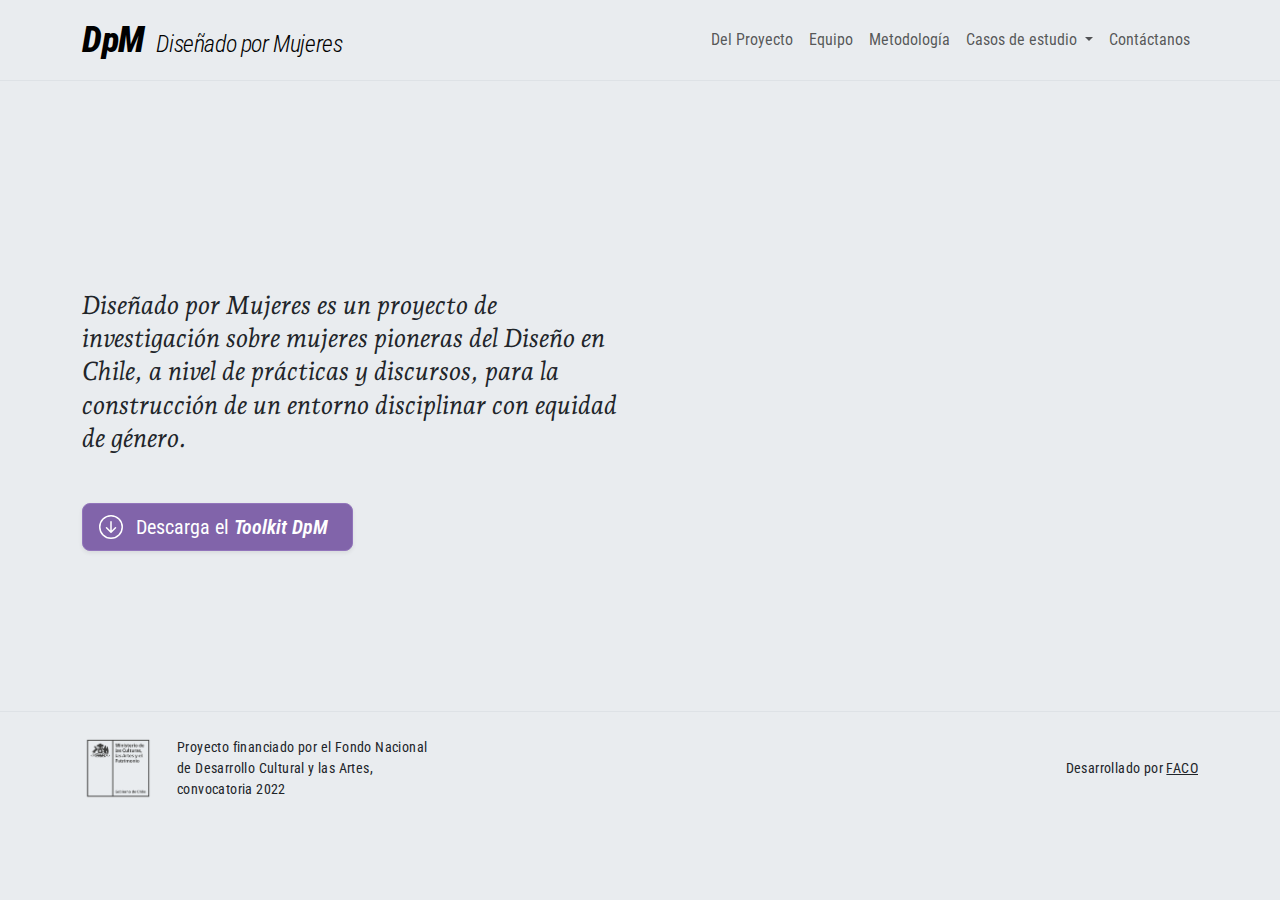
<file: index.html>
<!DOCTYPE html>
<html lang="es">
    <head>
        <meta charset="utf-8" />
        <meta name="viewport" content="width=device-width, initial-scale=1" />
        <title>Diseñado por Mujeres</title>
        <link href="https://cdn.jsdelivr.net/npm/bootstrap@5.3.3/dist/css/bootstrap.min.css" rel="stylesheet" integrity="sha384-QWTKZyjpPEjISv5WaRU9OFeRpok6YctnYmDr5pNlyT2bRjXh0JMhjY6hW+ALEwIH" crossorigin="anonymous" />
        <link href="style.css" rel="stylesheet" />
    </head>
    <body class="bg-body-secondary">
        <nav class="navbar navbar-expand-lg border-bottom">
            <div class="container">
                <a class="navbar-brand" href="index.html"><span>DpM</span> Diseñado por Mujeres</a>
                <button class="navbar-toggler" type="button" data-bs-toggle="collapse" data-bs-target="#navbarSupportedContent" aria-controls="navbarSupportedContent" aria-expanded="false" aria-label="Toggle navigation">
                    <span class="navbar-toggler-icon"></span>
                </button>
                <div class="collapse navbar-collapse" id="navbarSupportedContent">
                    <ul class="navbar-nav ms-auto mb-2 mb-lg-0">
                        <li class="nav-item">
                            <a class="nav-link" aria-current="page" href="about.html">Del Proyecto</a>
                        </li>
                        <li class="nav-item">
                            <a class="nav-link" href="equipo.html">Equipo</a>
                        </li>
                        <li class="nav-item">
                            <a class="nav-link" href="metodologia.html">Metodología</a>
                        </li>
                        <li class="nav-item dropdown">
                            <a class="nav-link dropdown-toggle" href="#" role="button" data-bs-toggle="dropdown" aria-expanded="false">
                                Casos de estudio
                            </a>
                            <ul class="dropdown-menu">
                                <li><a class="dropdown-item" href="#">Ximena Ulibarri</a></li>
                                <li><a class="dropdown-item" href="#">Pepa Foncea</a></li>
                            </ul>
                        </li>
                        <li class="nav-item">
                            <a class="nav-link" href="contactanos.html">Contáctanos</a>
                        </li>
                    </ul>
                </div>
            </div>
        </nav>
        <main>
            <div class="container">
                <div class="row" style="min-height: 70vh;">
                    <div class="col-11 col-md-8 col-lg-6 me-auto my-auto">
                        <p class="lead my-5">
                            Diseñado por Mujeres es un proyecto de investigación sobre mujeres pioneras del Diseño en Chile, a nivel de prácticas y discursos, para la construcción de un entorno disciplinar con equidad de género.
                        </p>
                        <a class="btn btn-lg btn-primary shadow-sm" href="ToolkitDpM.pdf" download><svg xmlns="http://www.w3.org/2000/svg" width="24" height="24" fill="currentColor" class="bi bi-arrow-down-circle" viewBox="0 0 16 16"><path fill-rule="evenodd" d="M1 8a7 7 0 1 0 14 0A7 7 0 0 0 1 8m15 0A8 8 0 1 1 0 8a8 8 0 0 1 16 0M8.5 4.5a.5.5 0 0 0-1 0v5.793L5.354 8.146a.5.5 0 1 0-.708.708l3 3a.5.5 0 0 0 .708 0l3-3a.5.5 0 0 0-.708-.708L8.5 10.293z" /></svg> Descarga el <span>Toolkit DpM</span></a>
                    </div>
                </div>
            </div>
        </main>

        <footer class="border-top">
            <div class="container">
                <div class="row align-items-center py-4 small">
                    <div class="col-3 col-md-2 col-xl-1">
                        <img src="img/escudo.png" class="w-100" />
                    </div>
                    <div class="col-5 col-md-3 col-xl-3">
                        <p class="m-0 p-0">Proyecto financiado por el Fondo Nacional de Desarrollo Cultural y las Artes, convocatoria 2022</p>
                    </div>
                    <div class="col-4 col-md-7 col-xl-8 text-end">
                        <p class="m-0 p-0">Desarrollado por <a href="https:faco.cl" target="_blank" class="link-dark">FACO</a></p>
                    </div>
                </div>
            </div>
        </footer>

        <script src="https://cdn.jsdelivr.net/npm/bootstrap@5.3.3/dist/js/bootstrap.bundle.min.js" integrity="sha384-YvpcrYf0tY3lHB60NNkmXc5s9fDVZLESaAA55NDzOxhy9GkcIdslK1eN7N6jIeHz" crossorigin="anonymous"></script>
    </body>
</html>
</file>
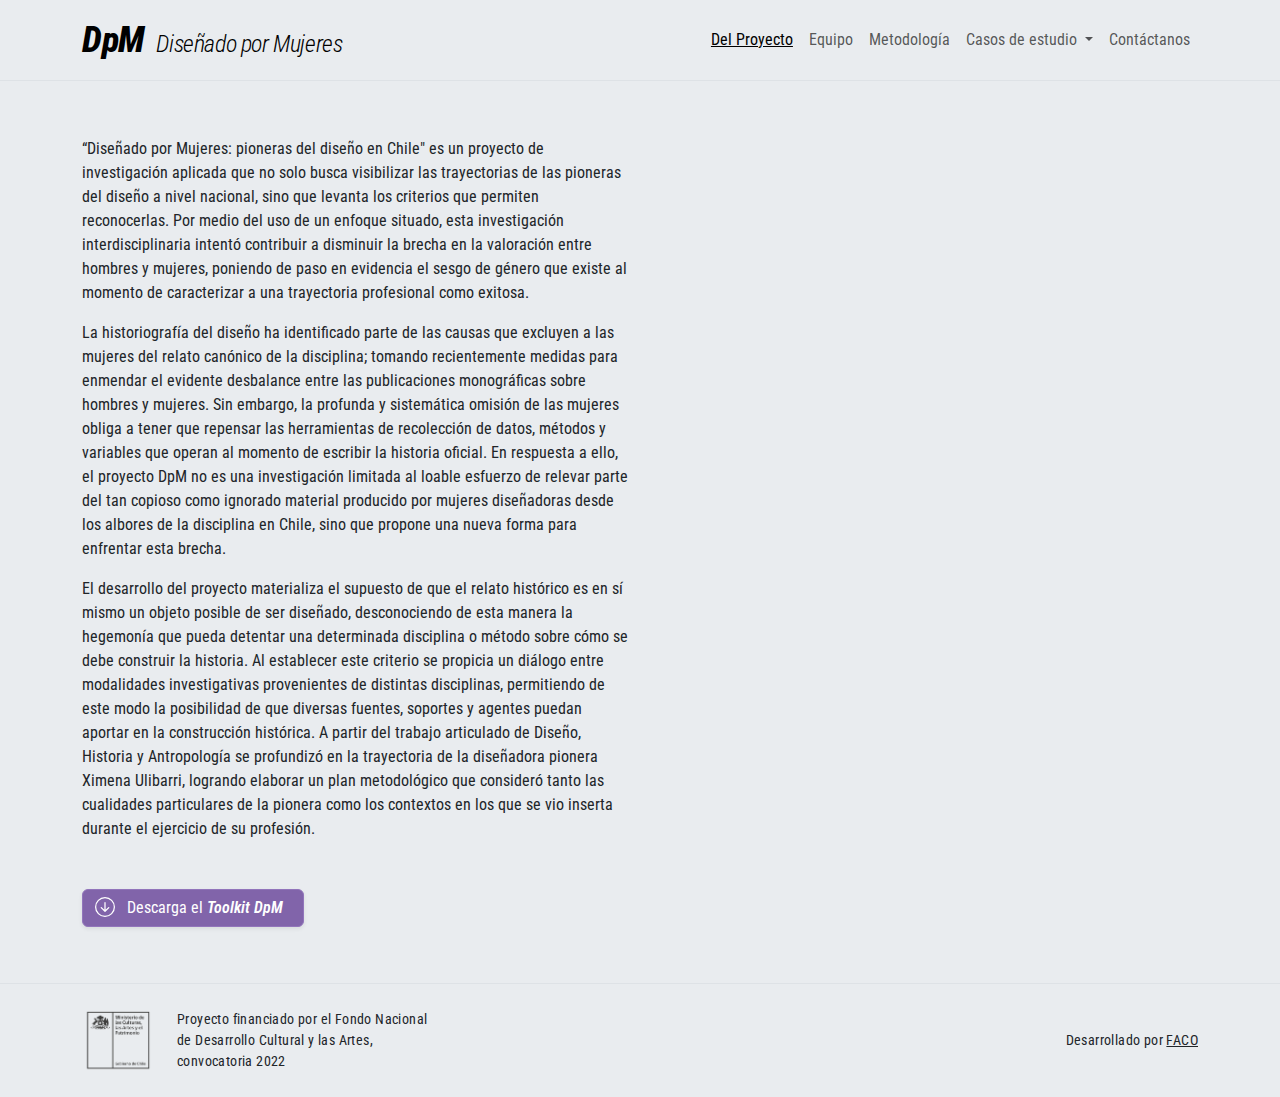
<file: about.html>
<!DOCTYPE html>
<html lang="es">
    <head>
        <meta charset="utf-8" />
        <meta name="viewport" content="width=device-width, initial-scale=1" />
        <title>Diseñado por Mujeres</title>
        <link href="https://cdn.jsdelivr.net/npm/bootstrap@5.3.3/dist/css/bootstrap.min.css" rel="stylesheet" integrity="sha384-QWTKZyjpPEjISv5WaRU9OFeRpok6YctnYmDr5pNlyT2bRjXh0JMhjY6hW+ALEwIH" crossorigin="anonymous" />
        <link href="style.css" rel="stylesheet" />
    </head>
    <body class="bg-body-secondary">
        <nav class="navbar navbar-expand-lg border-bottom">
            <div class="container">
                <a class="navbar-brand" href="index.html"><span>DpM</span> Diseñado por Mujeres</a>
                <button class="navbar-toggler" type="button" data-bs-toggle="collapse" data-bs-target="#navbarSupportedContent" aria-controls="navbarSupportedContent" aria-expanded="false" aria-label="Toggle navigation">
                    <span class="navbar-toggler-icon"></span>
                </button>
                <div class="collapse navbar-collapse" id="navbarSupportedContent">
                    <ul class="navbar-nav ms-auto mb-2 mb-lg-0">
                        <li class="nav-item">
                            <a class="nav-link active" aria-current="page" href="about.html">Del Proyecto</a>
                        </li>
                        <li class="nav-item">
                            <a class="nav-link" href="equipo.html">Equipo</a>
                        </li>
                        <li class="nav-item">
                            <a class="nav-link" href="metodologia.html">Metodología</a>
                        </li>
                        <li class="nav-item dropdown">
                            <a class="nav-link dropdown-toggle" href="#" role="button" data-bs-toggle="dropdown" aria-expanded="false">
                                Casos de estudio
                            </a>
                            <ul class="dropdown-menu">
                                <li><a class="dropdown-item" href="#">Ximena Ulibarri</a></li>
                                <li><a class="dropdown-item" href="#">Pepa Foncea</a></li>
                            </ul>
                        </li>
                        <li class="nav-item">
                            <a class="nav-link" href="contactanos.html">Contáctanos</a>
                        </li>
                    </ul>
                </div>
            </div>
        </nav>
        <main>
            <div class="container">
                <div class="row my-2">
                    <div class="col-md-8 col-lg-6 me-auto my-5">
                        <p>“Diseñado por Mujeres: pioneras del diseño en Chile" es un proyecto de investigación aplicada que no solo busca visibilizar las trayectorias de las pioneras del diseño a nivel nacional, sino que levanta los criterios que permiten reconocerlas. Por medio del uso de un enfoque situado, esta investigación interdisciplinaria intentó contribuir a disminuir la brecha en la valoración entre hombres y mujeres, poniendo de paso en evidencia el sesgo de género que existe al momento de caracterizar a una trayectoria profesional como exitosa.</p>

                        <p>La historiografía del diseño ha identificado parte de las causas que excluyen a las mujeres del relato canónico de la disciplina; tomando recientemente medidas para enmendar el evidente desbalance entre las publicaciones monográficas sobre hombres y mujeres. Sin embargo, la profunda y sistemática omisión de las mujeres obliga a tener que repensar las herramientas de recolección de datos, métodos y variables que operan al momento de escribir la historia oficial. En respuesta a ello, el proyecto DpM no es una investigación limitada al loable esfuerzo de relevar parte del tan copioso como ignorado material producido por mujeres diseñadoras desde los albores de la disciplina en Chile, sino que propone una nueva forma para enfrentar esta brecha.</p>

                        <p class="mb-5">El desarrollo del proyecto materializa el supuesto de que el relato histórico es en sí mismo un objeto posible de ser diseñado, desconociendo de esta manera la hegemonía que pueda detentar una determinada disciplina o método sobre cómo se debe construir la historia. Al establecer este criterio se propicia un diálogo entre modalidades investigativas provenientes de distintas disciplinas, permitiendo de este modo la posibilidad de que diversas fuentes, soportes y agentes puedan aportar en la construcción histórica. A partir del trabajo articulado de Diseño, Historia y Antropología se profundizó en la trayectoria de la diseñadora pionera Ximena Ulibarri, logrando elaborar un plan metodológico que consideró tanto las cualidades particulares de la pionera como los contextos en los que se vio inserta durante el ejercicio de su profesión.</p>

                        <a class="btn btn-primary shadow-sm" href="ToolkitDpM.pdf" download><svg xmlns="http://www.w3.org/2000/svg" width="20" height="20" fill="currentColor" class="bi bi-arrow-down-circle" viewBox="0 0 16 16"><path fill-rule="evenodd" d="M1 8a7 7 0 1 0 14 0A7 7 0 0 0 1 8m15 0A8 8 0 1 1 0 8a8 8 0 0 1 16 0M8.5 4.5a.5.5 0 0 0-1 0v5.793L5.354 8.146a.5.5 0 1 0-.708.708l3 3a.5.5 0 0 0 .708 0l3-3a.5.5 0 0 0-.708-.708L8.5 10.293z" /></svg> Descarga el <span>Toolkit DpM</span></a>

                    </div>
                </div>
            </div>
        </main>

        <footer class="border-top">
            <div class="container">
                <div class="row align-items-center py-4 small">
                    <div class="col-3 col-md-2 col-xl-1">
                        <img src="img/escudo.png" class="w-100" />
                    </div>
                    <div class="col-5 col-md-3 col-xl-3">
                        <p class="m-0 p-0">Proyecto financiado por el Fondo Nacional de Desarrollo Cultural y las Artes, convocatoria 2022</p>
                    </div>
                    <div class="col-4 col-md-7 col-xl-8 text-end">
                        <p class="m-0 p-0">Desarrollado por <a href="https:faco.cl" target="_blank" class="link-dark">FACO</a></p>
                    </div>
                </div>
            </div>
        </footer>

        <script src="https://cdn.jsdelivr.net/npm/bootstrap@5.3.3/dist/js/bootstrap.bundle.min.js" integrity="sha384-YvpcrYf0tY3lHB60NNkmXc5s9fDVZLESaAA55NDzOxhy9GkcIdslK1eN7N6jIeHz" crossorigin="anonymous"></script>
    </body>
</html>
</file>
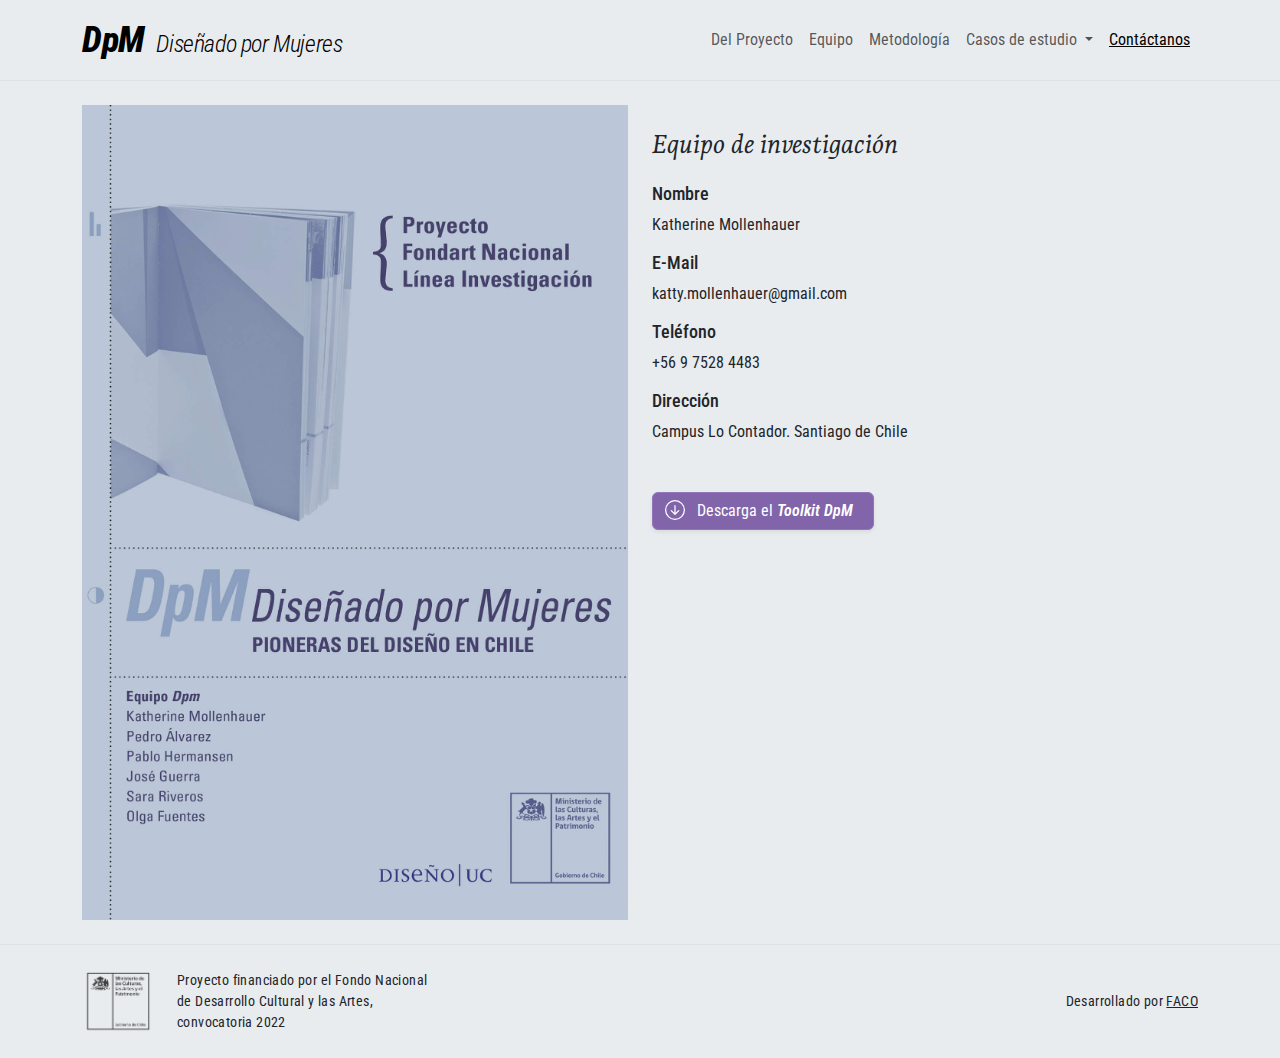
<file: contactanos.html>
<!DOCTYPE html>
<html lang="es">
    <head>
        <meta charset="utf-8" />
        <meta name="viewport" content="width=device-width, initial-scale=1" />
        <title>Diseñado por Mujeres</title>
        <link href="https://cdn.jsdelivr.net/npm/bootstrap@5.3.3/dist/css/bootstrap.min.css" rel="stylesheet" integrity="sha384-QWTKZyjpPEjISv5WaRU9OFeRpok6YctnYmDr5pNlyT2bRjXh0JMhjY6hW+ALEwIH" crossorigin="anonymous" />
        <link href="style.css" rel="stylesheet" />
    </head>
    <body class="bg-body-secondary">
        <nav class="navbar navbar-expand-lg border-bottom">
            <div class="container">
                <a class="navbar-brand" href="index.html"><span>DpM</span> Diseñado por Mujeres</a>
                <button class="navbar-toggler" type="button" data-bs-toggle="collapse" data-bs-target="#navbarSupportedContent" aria-controls="navbarSupportedContent" aria-expanded="false" aria-label="Toggle navigation">
                    <span class="navbar-toggler-icon"></span>
                </button>
                <div class="collapse navbar-collapse" id="navbarSupportedContent">
                    <ul class="navbar-nav ms-auto mb-2 mb-lg-0">
                        <li class="nav-item">
                            <a class="nav-link" aria-current="page" href="about.html">Del Proyecto</a>
                        </li>
                        <li class="nav-item">
                            <a class="nav-link" href="equipo.html">Equipo</a>
                        </li>
                        <li class="nav-item">
                            <a class="nav-link" href="metodologia.html">Metodología</a>
                        </li>
                        <li class="nav-item dropdown">
                            <a class="nav-link dropdown-toggle" href="#" role="button" data-bs-toggle="dropdown" aria-expanded="false">
                                Casos de estudio
                            </a>
                            <ul class="dropdown-menu">
                                <li><a class="dropdown-item" href="#">Ximena Ulibarri</a></li>
                                <li><a class="dropdown-item" href="#">Pepa Foncea</a></li>
                            </ul>
                        </li>
                        <li class="nav-item">
                            <a class="nav-link active" href="contactanos.html">Contáctanos</a>
                        </li>
                    </ul>
                </div>
            </div>
        </nav>
        <main>
            <div class="container">
                <div class="row">
                    <div class="col-sm-6 me-auto my-4">
                        <img src="img/contactanos.jpg" class="w-100">
                    </div>
                    <div class="col-sm-6 me-auto my-5">
                        <h2 class="mb-4">Equipo de investigación</h2>
                        <h4>Nombre</h4>
                        <p>Katherine Mollenhauer</p>
                        <h4>E-Mail</h4>
                        <p>katty.mollenhauer@gmail.com</p>
                        <h4>Teléfono</h4>
                        <p>+56 9 7528 4483</p>
                        <h4>Dirección</h4>
                        <p class="mb-5">Campus Lo Contador. Santiago de Chile</p>
                        <a class="btn btn-primary shadow-sm" href="ToolkitDpM.pdf" download><svg xmlns="http://www.w3.org/2000/svg" width="20" height="20" fill="currentColor" class="bi bi-arrow-down-circle" viewBox="0 0 16 16"><path fill-rule="evenodd" d="M1 8a7 7 0 1 0 14 0A7 7 0 0 0 1 8m15 0A8 8 0 1 1 0 8a8 8 0 0 1 16 0M8.5 4.5a.5.5 0 0 0-1 0v5.793L5.354 8.146a.5.5 0 1 0-.708.708l3 3a.5.5 0 0 0 .708 0l3-3a.5.5 0 0 0-.708-.708L8.5 10.293z" /></svg> Descarga el <span>Toolkit DpM</span></a>
                    </div>
                </div>
            </div>
        </main>

        <footer class="border-top">
            <div class="container">
                <div class="row align-items-center py-4 small">
                    <div class="col-3 col-md-2 col-xl-1">
                        <img src="img/escudo.png" class="w-100" />
                    </div>
                    <div class="col-5 col-md-3 col-xl-3">
                        <p class="m-0 p-0">Proyecto financiado por el Fondo Nacional de Desarrollo Cultural y las Artes, convocatoria 2022</p>
                    </div>
                    <div class="col-4 col-md-7 col-xl-8 text-end">
                        <p class="m-0 p-0">Desarrollado por <a href="https:faco.cl" target="_blank" class="link-dark">FACO</a></p>
                    </div>
                </div>
            </div>
        </footer>

        <script src="https://cdn.jsdelivr.net/npm/bootstrap@5.3.3/dist/js/bootstrap.bundle.min.js" integrity="sha384-YvpcrYf0tY3lHB60NNkmXc5s9fDVZLESaAA55NDzOxhy9GkcIdslK1eN7N6jIeHz" crossorigin="anonymous"></script>
    </body>
</html>
</file>
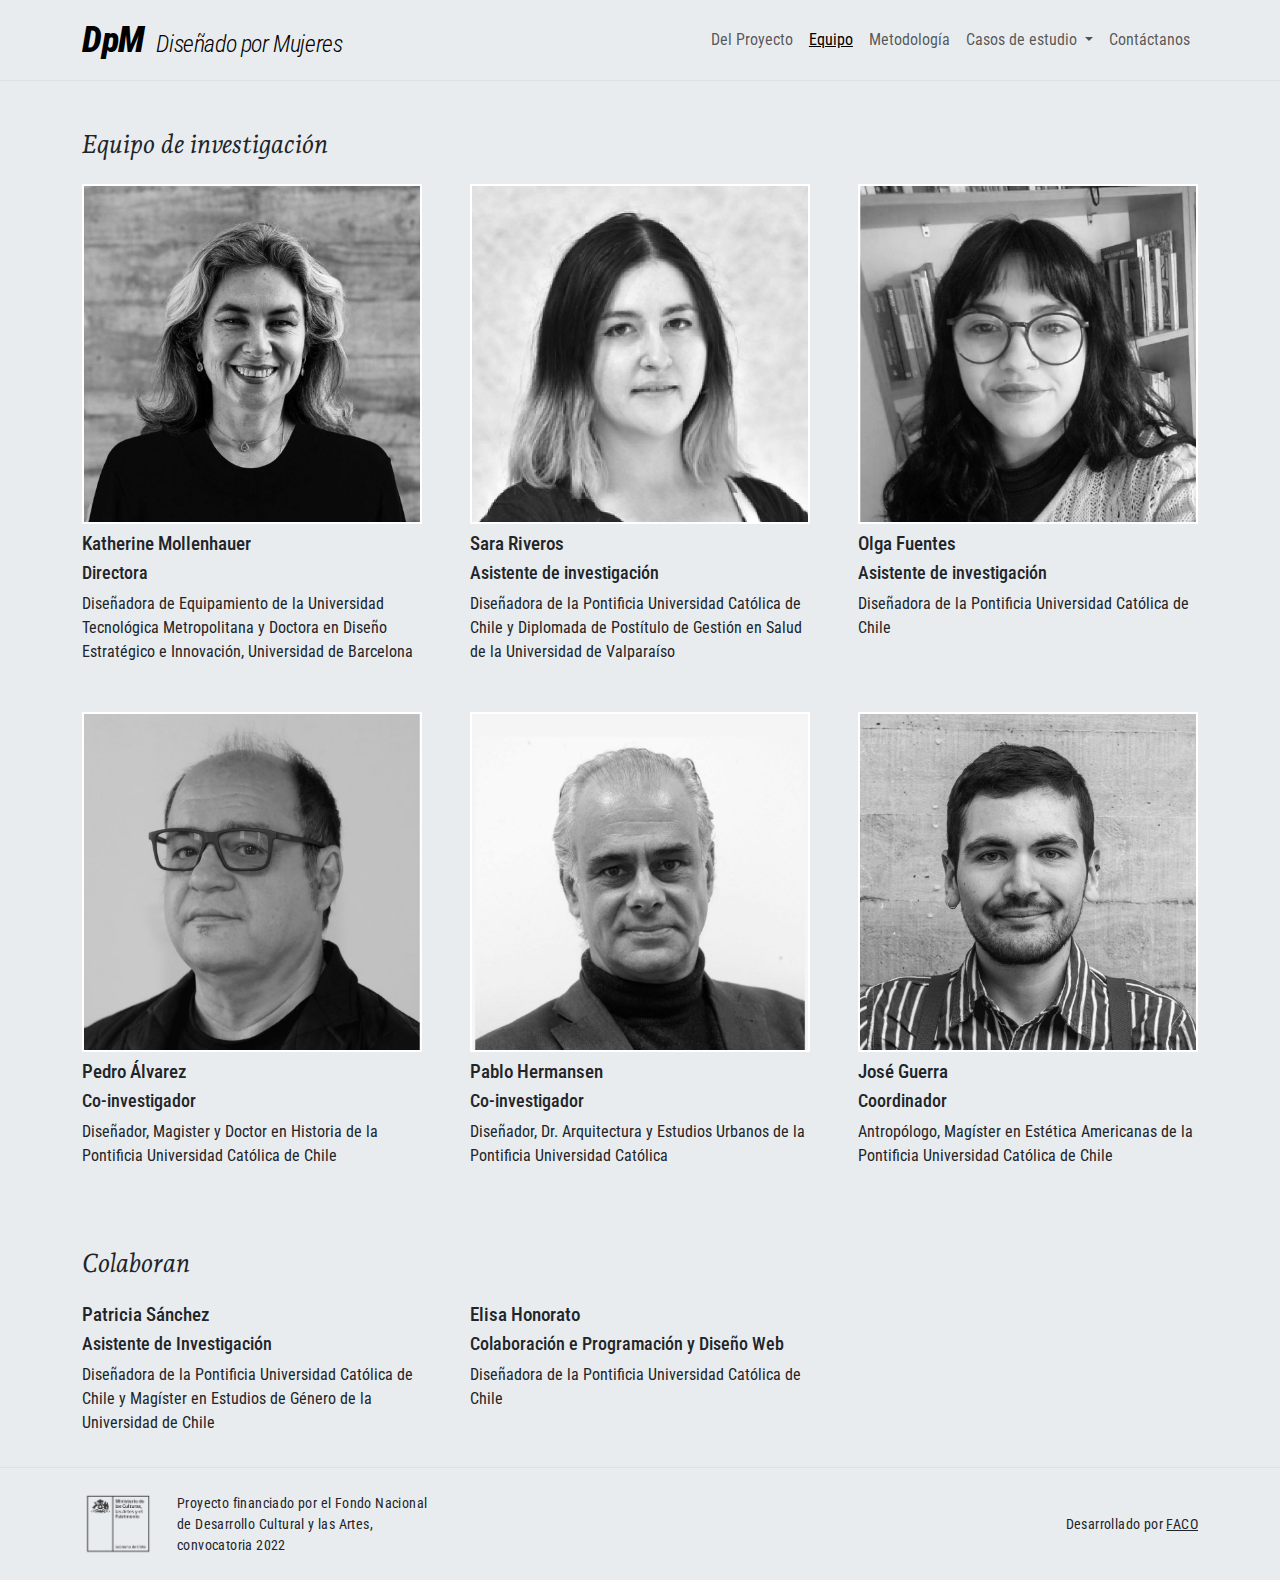
<file: equipo.html>
<!DOCTYPE html>
<html lang="es">
    <head>
        <meta charset="utf-8" />
        <meta name="viewport" content="width=device-width, initial-scale=1" />
        <title>Diseñado por Mujeres</title>
        <link href="https://cdn.jsdelivr.net/npm/bootstrap@5.3.3/dist/css/bootstrap.min.css" rel="stylesheet" integrity="sha384-QWTKZyjpPEjISv5WaRU9OFeRpok6YctnYmDr5pNlyT2bRjXh0JMhjY6hW+ALEwIH" crossorigin="anonymous" />
        <link href="style.css" rel="stylesheet" />
    </head>
    <body class="bg-body-secondary">
        <nav class="navbar navbar-expand-lg border-bottom">
            <div class="container">
                <a class="navbar-brand" href="index.html"><span>DpM</span> Diseñado por Mujeres</a>
                <button class="navbar-toggler" type="button" data-bs-toggle="collapse" data-bs-target="#navbarSupportedContent" aria-controls="navbarSupportedContent" aria-expanded="false" aria-label="Toggle navigation">
                    <span class="navbar-toggler-icon"></span>
                </button>
                <div class="collapse navbar-collapse" id="navbarSupportedContent">
                    <ul class="navbar-nav ms-auto mb-2 mb-lg-0">
                        <li class="nav-item">
                            <a class="nav-link" aria-current="page" href="about.html">Del Proyecto</a>
                        </li>
                        <li class="nav-item">
                            <a class="nav-link active" href="equipo.html">Equipo</a>
                        </li>
                        <li class="nav-item">
                            <a class="nav-link" href="metodologia.html">Metodología</a>
                        </li>
                        <li class="nav-item dropdown">
                            <a class="nav-link dropdown-toggle" href="#" role="button" data-bs-toggle="dropdown" aria-expanded="false">
                                Casos de estudio
                            </a>
                            <ul class="dropdown-menu">
                                <li><a class="dropdown-item" href="#">Ximena Ulibarri</a></li>
                                <li><a class="dropdown-item" href="#">Pepa Foncea</a></li>
                            </ul>
                        </li>
                        <li class="nav-item">
                            <a class="nav-link" href="contactanos.html">Contáctanos</a>
                        </li>
                    </ul>
                </div>
            </div>
        </nav>
        <main>
            <div class="container">
                <div class="row gx-5">

                    <div class="col-12 mt-5">
                        <h2>Equipo de investigación</h2>
                    </div>
                    
                    <div class="col-md-6 col-lg-4 my-3">
                        <img src="img/katherine.jpg" class="w-100 border border-white border-2 mb-2">
                        <h3>Katherine Mollenhauer</h3>
                        <h4>Directora</h4>
                        <p>Diseñadora de Equipamiento de la Universidad Tecnológica Metropolitana y Doctora en Diseño Estratégico e Innovación, Universidad de Barcelona</p>
                    </div>

                    <div class="col-md-6 col-lg-4 my-3">
                        <img src="img/sara.jpg" class="w-100 border border-white border-2 mb-2">
                        <h3>Sara Riveros</h3>
                        <h4>Asistente de investigación</h4>
                        <p>Diseñadora de la Pontificia Universidad Católica de Chile y Diplomada de Postítulo de Gestión en Salud de la Universidad de Valparaíso</p>
                    </div>

                    <div class="col-md-6 col-lg-4 my-3">
                        <img src="img/olga.jpg" class="w-100 border border-white border-2 mb-2">
                        <h3>Olga Fuentes</h3>
                        <h4>Asistente de investigación</h4>
                        <p>Diseñadora de la Pontificia Universidad Católica de Chile</p>
                    </div>

                    <div class="col-md-6 col-lg-4 my-3">
                        <img src="img/pedro.jpg" class="w-100 border border-white border-2 mb-2">
                        <h3>Pedro Álvarez</h3>
                        <h4>Co-investigador</h4>
                        <p>Diseñador, Magister y Doctor en Historia de la Pontificia Universidad Católica de Chile</p>
                    </div>

                    <div class="col-md-6 col-lg-4 my-3">
                        <img src="img/pablo.jpg" class="w-100 border border-white border-2 mb-2">
                        <h3>Pablo Hermansen</h3>
                        <h4>Co-investigador</h4>
                        <p>Diseñador, Dr. Arquitectura y Estudios Urbanos de la Pontificia Universidad Católica</p>
                    </div>

                    <div class="col-md-6 col-lg-4 my-3">
                        <img src="img/jose.jpg" class="w-100 border border-white border-2 mb-2">
                        <h3>José Guerra</h3>
                        <h4>Coordinador</h4>
                        <p>Antropólogo, Magíster en Estética Americanas de la Pontificia Universidad Católica de Chile
                    </div>

                    <div class="col-12 mt-5">
                        <h2>Colaboran</h2>
                    </div>
                    
                    <div class="col-md-6 col-lg-4 my-3">
                        <h3>Patricia Sánchez</h3>
                        <h4>Asistente de Investigación</h4>
                        <p>Diseñadora de la Pontificia Universidad Católica de Chile y Magíster en Estudios de Género de la Universidad de Chile</p>
                    </div>

                    <div class="col-md-6 col-lg-4 my-3">
                        <h3>Elisa Honorato</h3>
                        <h4>Colaboración e Programación y Diseño Web</h4><p>Diseñadora de la Pontificia Universidad Católica de Chile</p>
                    </div>

                </div>
            </div>
        </main>

        <footer class="border-top">
            <div class="container">
                <div class="row align-items-center py-4 small">
                    <div class="col-3 col-md-2 col-xl-1">
                        <img src="img/escudo.png" class="w-100" />
                    </div>
                    <div class="col-5 col-md-3 col-xl-3">
                        <p class="m-0 p-0">Proyecto financiado por el Fondo Nacional de Desarrollo Cultural y las Artes, convocatoria 2022</p>
                    </div>
                    <div class="col-4 col-md-7 col-xl-8 text-end">
                        <p class="m-0 p-0">Desarrollado por <a href="https:faco.cl" target="_blank" class="link-dark">FACO</a></p>
                    </div>
                </div>
            </div>
        </footer>

        <script src="https://cdn.jsdelivr.net/npm/bootstrap@5.3.3/dist/js/bootstrap.bundle.min.js" integrity="sha384-YvpcrYf0tY3lHB60NNkmXc5s9fDVZLESaAA55NDzOxhy9GkcIdslK1eN7N6jIeHz" crossorigin="anonymous"></script>
    </body>
</html>
</file>
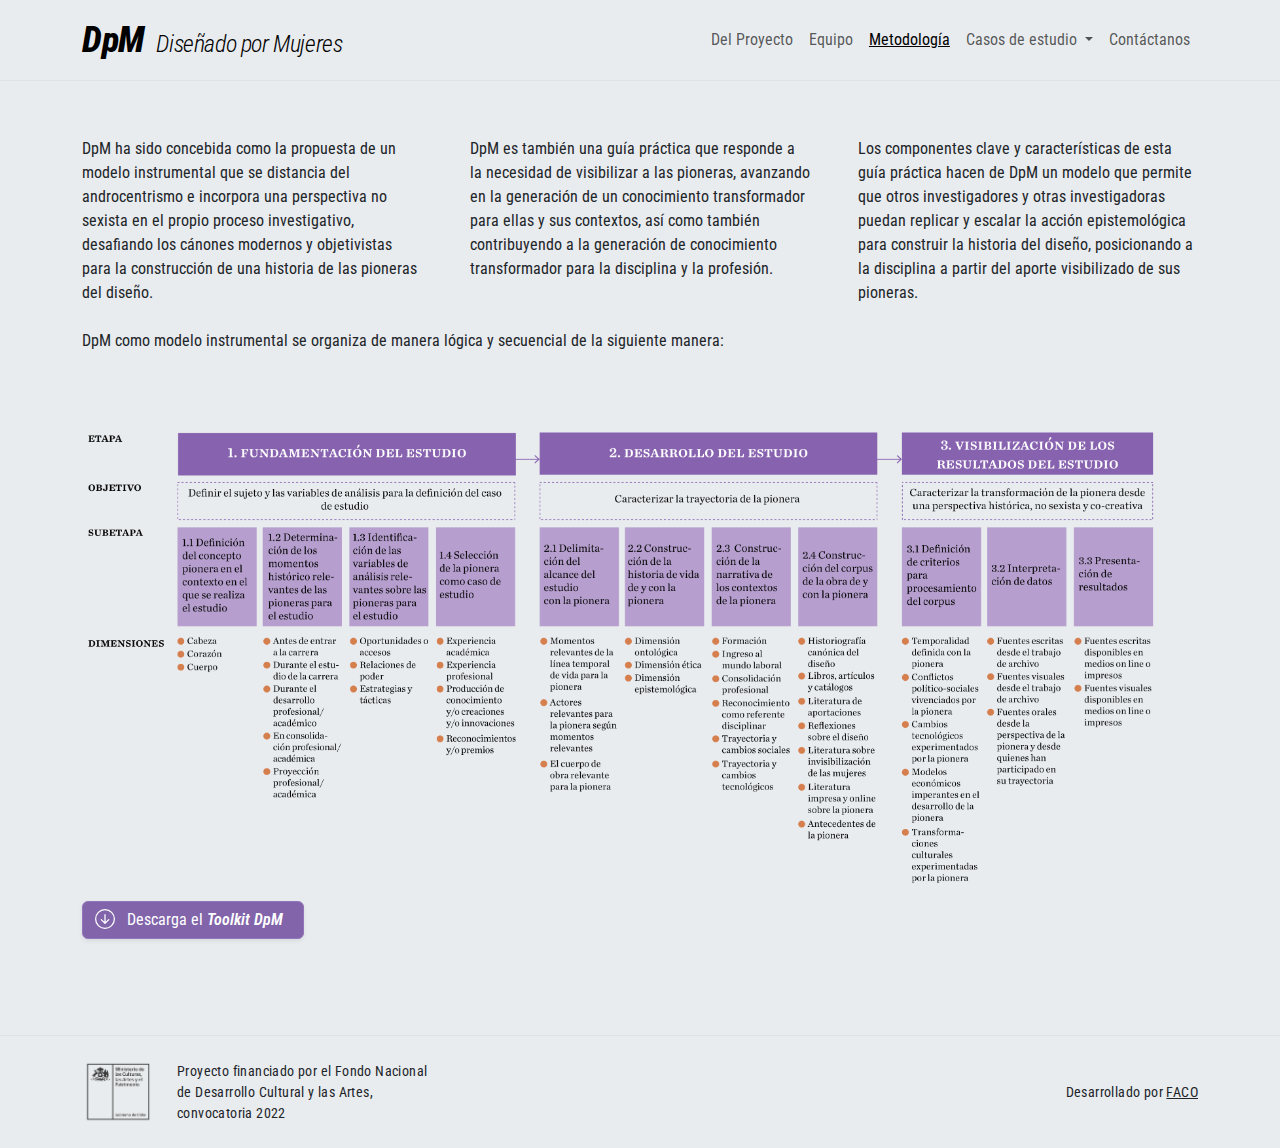
<file: metodologia.html>
<!DOCTYPE html>
<html lang="es">
    <head>
        <meta charset="utf-8" />
        <meta name="viewport" content="width=device-width, initial-scale=1" />
        <title>Diseñado por Mujeres</title>
        <link href="https://cdn.jsdelivr.net/npm/bootstrap@5.3.3/dist/css/bootstrap.min.css" rel="stylesheet" integrity="sha384-QWTKZyjpPEjISv5WaRU9OFeRpok6YctnYmDr5pNlyT2bRjXh0JMhjY6hW+ALEwIH" crossorigin="anonymous" />
        <link href="style.css" rel="stylesheet" />
    </head>
    <body class="bg-body-secondary">
        <nav class="navbar navbar-expand-lg border-bottom">
            <div class="container">
                <a class="navbar-brand" href="index.html"><span>DpM</span> Diseñado por Mujeres</a>
                <button class="navbar-toggler" type="button" data-bs-toggle="collapse" data-bs-target="#navbarSupportedContent" aria-controls="navbarSupportedContent" aria-expanded="false" aria-label="Toggle navigation">
                    <span class="navbar-toggler-icon"></span>
                </button>
                <div class="collapse navbar-collapse" id="navbarSupportedContent">
                    <ul class="navbar-nav ms-auto mb-2 mb-lg-0">
                        <li class="nav-item">
                            <a class="nav-link" aria-current="page" href="about.html">Del Proyecto</a>
                        </li>
                        <li class="nav-item">
                            <a class="nav-link" href="equipo.html">Equipo</a>
                        </li>
                        <li class="nav-item">
                            <a class="nav-link active" href="metodologia.html">Metodología</a>
                        </li>
                        <li class="nav-item dropdown">
                            <a class="nav-link dropdown-toggle" href="#" role="button" data-bs-toggle="dropdown" aria-expanded="false">
                                Casos de estudio
                            </a>
                            <ul class="dropdown-menu">
                                <li><a class="dropdown-item" href="#">Ximena Ulibarri</a></li>
                                <li><a class="dropdown-item" href="#">Pepa Foncea</a></li>
                            </ul>
                        </li>
                        <li class="nav-item">
                            <a class="nav-link" href="contactanos.html">Contáctanos</a>
                        </li>
                    </ul>
                </div>
            </div>
        </nav>
        <main>
            <div class="container">
                <div class="row my-5 gx-5">
                    
                    <div class="col-md-4 mt-2">
                        <p>DpM ha sido concebida como la propuesta de un modelo instrumental que se distancia del androcentrismo e incorpora una perspectiva no sexista en el propio proceso investigativo, desafiando los cánones modernos y objetivistas para la construcción de una historia de las pioneras del diseño.</p>
                    </div>

                    <div class="col-md-4 mt-2">
                        <p>DpM es también una guía práctica que responde a la necesidad de visibilizar a las pioneras, avanzando en la generación de un conocimiento transformador para ellas y sus contextos, así como también contribuyendo a la generación de conocimiento transformador para la disciplina y la profesión.</p>
                    </div>

                    <div class="col-md-4 mt-2">
                        <p>Los componentes clave y características de esta guía práctica hacen de DpM un modelo que permite que otros investigadores y otras investigadoras puedan replicar y escalar la acción epistemológica para construir la historia del diseño, posicionando a la disciplina a partir del aporte visibilizado de sus pioneras.</p>
                    </div>

                    <div class="col-12 mt-2">
                        <p>DpM como modelo instrumental se organiza de manera lógica y secuencial de la siguiente manera:</p>
                    </div>

                    <div class="col-12 mb-5">
                        
                        <img src="img/metodologia.png" class="w-100 mb-2">

                        <a class="btn btn-primary shadow-sm" href="ToolkitDpM.pdf" download><svg xmlns="http://www.w3.org/2000/svg" width="20" height="20" fill="currentColor" class="bi bi-arrow-down-circle" viewBox="0 0 16 16"><path fill-rule="evenodd" d="M1 8a7 7 0 1 0 14 0A7 7 0 0 0 1 8m15 0A8 8 0 1 1 0 8a8 8 0 0 1 16 0M8.5 4.5a.5.5 0 0 0-1 0v5.793L5.354 8.146a.5.5 0 1 0-.708.708l3 3a.5.5 0 0 0 .708 0l3-3a.5.5 0 0 0-.708-.708L8.5 10.293z" /></svg> Descarga el <span>Toolkit DpM</span></a>

                    </div>

                </div>
            </div>
        </main>

        <footer class="border-top">
            <div class="container">
                <div class="row align-items-center py-4 small">
                    <div class="col-3 col-md-2 col-xl-1">
                        <img src="img/escudo.png" class="w-100" />
                    </div>
                    <div class="col-5 col-md-3 col-xl-3">
                        <p class="m-0 p-0">Proyecto financiado por el Fondo Nacional de Desarrollo Cultural y las Artes, convocatoria 2022</p>
                    </div>
                    <div class="col-4 col-md-7 col-xl-8 text-end">
                        <p class="m-0 p-0">Desarrollado por <a href="https:faco.cl" target="_blank" class="link-dark">FACO</a></p>
                    </div>
                </div>
            </div>
        </footer>

        <script src="https://cdn.jsdelivr.net/npm/bootstrap@5.3.3/dist/js/bootstrap.bundle.min.js" integrity="sha384-YvpcrYf0tY3lHB60NNkmXc5s9fDVZLESaAA55NDzOxhy9GkcIdslK1eN7N6jIeHz" crossorigin="anonymous"></script>
    </body>
</html>
</file>
<file: style.css>
@import url('https://fonts.googleapis.com/css2?family=Roboto+Condensed:ital,wght@0,100..900;1,100..900&display=swap');
@import url('https://fonts.googleapis.com/css2?family=Andada+Pro:ital,wght@0,400..840;1,400..840&display=swap');

:root {
  --bs-body-font-family: "Roboto Condensed", sans-serif;
  --bs-primary: #8164aa;
  --bs-primary-rgb: 129, 100, 170;
}

.navbar-brand{
	font-size:1.5rem;
	font-weight: 300;
	font-style:italic;
	letter-spacing: -0.025rem;
}

.navbar-brand > span {
	font-size:150%;
	font-weight: 800;
	margin-right: .5rem;
}

a.active{
	text-decoration: underline;
}

p.lead{
	font-size:calc(1rem + 0.75vw);
  font-family: "Andada Pro", Georgia, serif;
	font-style: italic;
	font-weight: 400;
	line-height:1.3;
}

a.btn-primary{
	--bs-btn-color:#fff;	
	--bs-btn-bg:#8164aa;
	--bs-btn-border-color:#9275bb;
	--bs-btn-hover-color:#fff;
	--bs-btn-hover-bg:#9275bb;
	--bs-btn-hover-border-color:#a386cc;
	--bs-btn-focus-shadow-rgb:49,132,253;
	--bs-btn-active-color:#fff;
	--bs-btn-active-bg:#0a58ca;
	--bs-btn-active-border-color:#0a53be;
	--bs-btn-active-shadow:inset 0 3px 5px rgba(0, 0, 0, 0.125);
	--bs-btn-disabled-color:#fff;
	--bs-btn-disabled-bg:#0d6efd;
	--bs-btn-disabled-border-color:#0d6efd
}

a.btn > span{
	font-style: italic;
	font-weight: 600;
	margin-right: .5rem;
}

.small{
	letter-spacing: 0.025rem;
}

a svg{
	margin-right:.5rem;
	margin-top:-0.25rem;
}

a:hover svg{
	margin-top:-0.1rem;
	transition:ease all .25s;
	fill:#eee;
}

h2{
	font-family: "Andada Pro", Georgia, serif;
	font-style: italic;
	font-weight: 400;
	font-size:calc(1rem + 0.75vw);
}

h3{
	font-size:calc(1rem + 0.25vw);
}

h4{
	font-size:calc(1rem + 0.125vw);
}

img.border-2{
	filter:grayscale(1);
}
</file>
